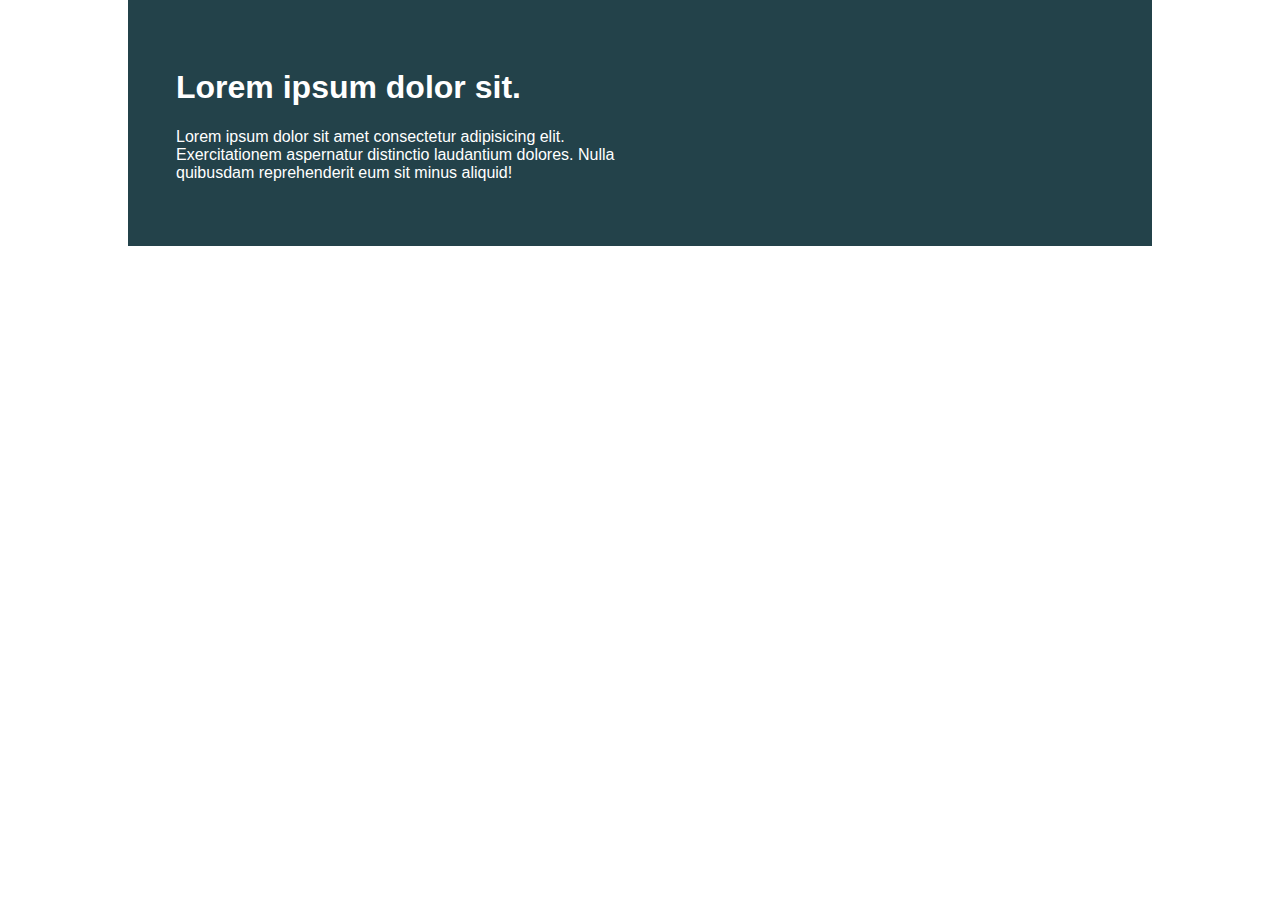
<file: 21day_challenge/challenge-1/index.html>
<!DOCTYPE html>
<html lang="en">

<head>
    <meta charset="UTF-8">
    <meta name="viewport" content="width=device-width, initial-scale=1.0">
    <title>Day 01</title>

    <link rel="stylesheet" href="style.css">
</head>

<body>
    <div class="container">
        <div class="intro-content">
            <h1>Lorem ipsum dolor sit.</h1>
            <p>Lorem ipsum dolor sit amet consectetur adipisicing elit. Exercitationem aspernatur distinctio laudantium
                dolores. Nulla quibusdam reprehenderit eum sit minus aliquid!</p>
        </div>
    </div>
</body>

</html>
</file>
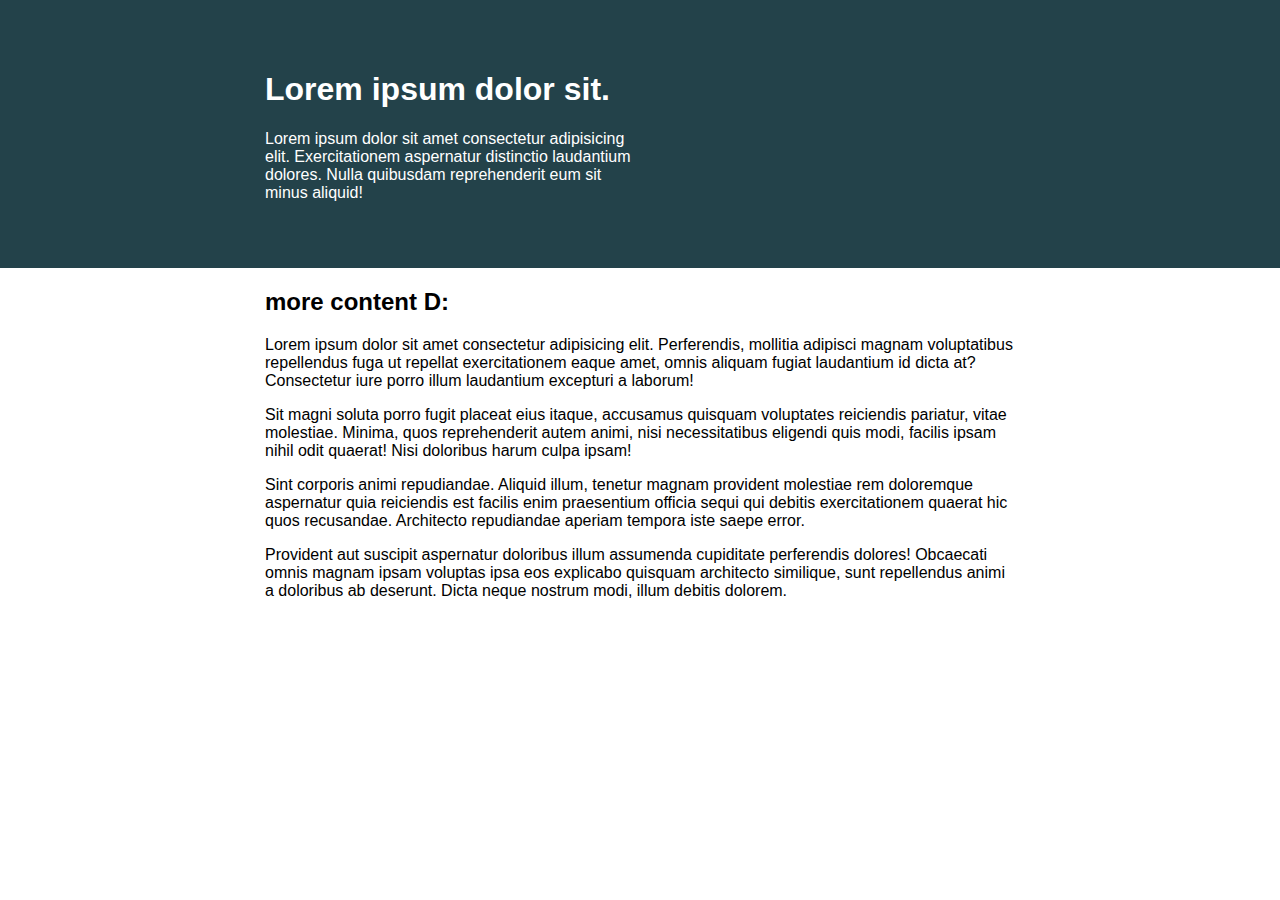
<file: 21day_challenge/challenge-2/index.html>
<!DOCTYPE html>
<html lang="en">
  <head>
    <meta charset="UTF-8" />
    <meta name="viewport" content="width=device-width, initial-scale=1.0" />
    <title>Day 03</title>

    <link rel="stylesheet" href="style.css" />
  </head>
  <body>
    <div class="intro">
      <div class="container">
        <div class="intro-content">
          <h1>Lorem ipsum dolor sit.</h1>
          <p>
            Lorem ipsum dolor sit amet consectetur adipisicing elit.
            Exercitationem aspernatur distinctio laudantium dolores. Nulla
            quibusdam reprehenderit eum sit minus aliquid!
          </p>
        </div>
      </div>
    </div>

    <div class="container">
      <h2>more content D:</h2>
      <p>
        Lorem ipsum dolor sit amet consectetur adipisicing elit. Perferendis,
        mollitia adipisci magnam voluptatibus repellendus fuga ut repellat
        exercitationem eaque amet, omnis aliquam fugiat laudantium id dicta at?
        Consectetur iure porro illum laudantium excepturi a laborum!
      </p>
      <p>
        Sit magni soluta porro fugit placeat eius itaque, accusamus quisquam
        voluptates reiciendis pariatur, vitae molestiae. Minima, quos
        reprehenderit autem animi, nisi necessitatibus eligendi quis modi,
        facilis ipsam nihil odit quaerat! Nisi doloribus harum culpa ipsam!
      </p>
      <p>
        Sint corporis animi repudiandae. Aliquid illum, tenetur magnam provident
        molestiae rem doloremque aspernatur quia reiciendis est facilis enim
        praesentium officia sequi qui debitis exercitationem quaerat hic quos
        recusandae. Architecto repudiandae aperiam tempora iste saepe error.
      </p>
      <p>
        Provident aut suscipit aspernatur doloribus illum assumenda cupiditate
        perferendis dolores! Obcaecati omnis magnam ipsam voluptas ipsa eos
        explicabo quisquam architecto similique, sunt repellendus animi a
        doloribus ab deserunt. Dicta neque nostrum modi, illum debitis dolorem.
      </p>
    </div>
  </body>
</html>
</file>
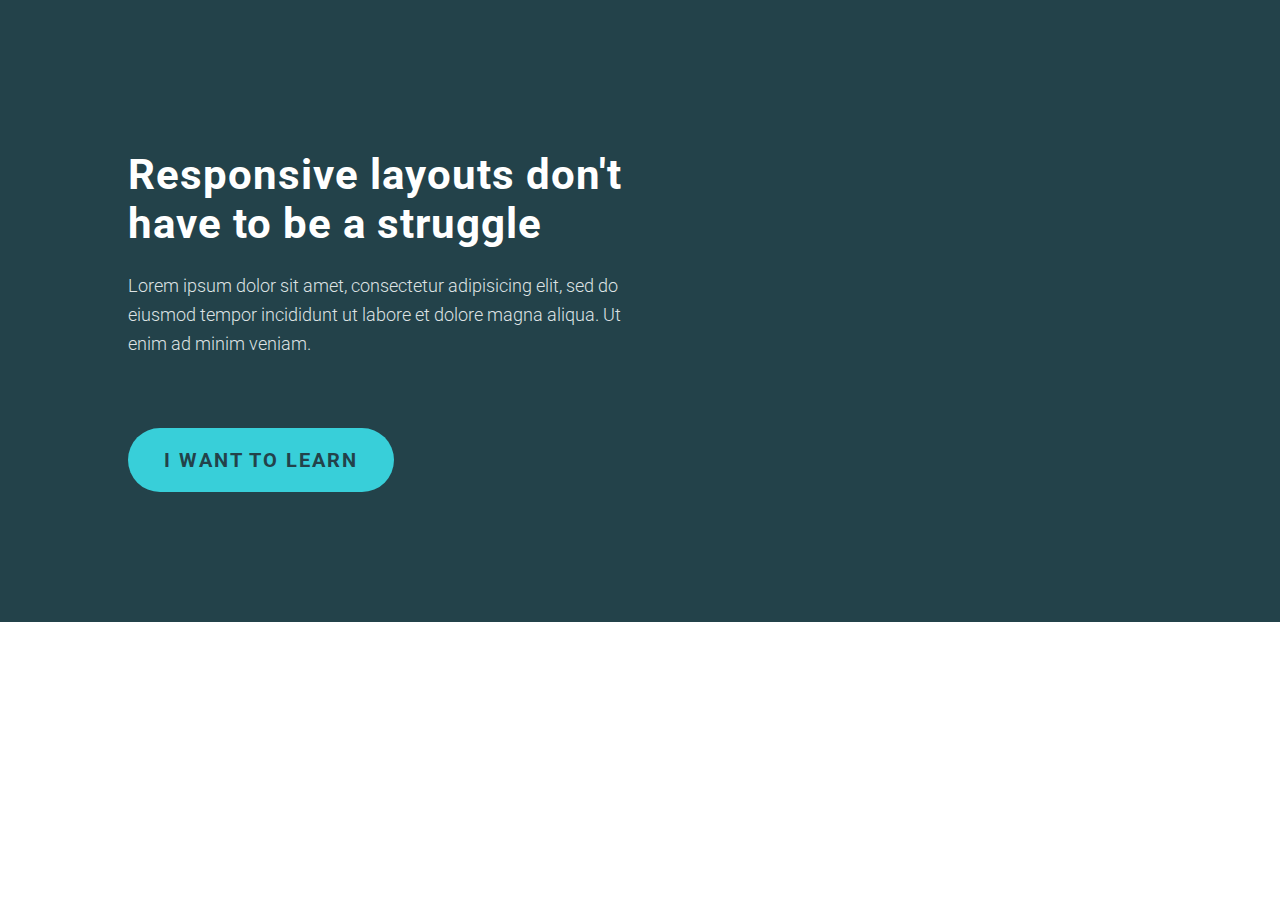
<file: 21day_challenge/challenge-3/index.html>
<!DOCTYPE html>
<html lang="en">
  <head>
    <meta charset="UTF-8" />
    <meta name="viewport" content="width=device-width, initial-scale=1.0" />
    <title>Day 5</title>

    <link
      href="https://fonts.googleapis.com/css2?family=Roboto:wght@300;400;700;900&display=swap"
      rel="stylesheet"
    />
    <link rel="stylesheet" href="./style.css" />
  </head>
  <body>
    <header>
      <div class="container">
        <div class="intro">
          <h1 class="intro__heading">
            Responsive layouts don't have to be a struggle
          </h1>

          <p class="intro__text">
            Lorem ipsum dolor sit amet, consectetur adipisicing elit, sed do
            eiusmod tempor incididunt ut labore et dolore magna aliqua. Ut enim
            ad minim veniam.
          </p>

          <a href="#" class="intro-btn">i want to learn</a>
        </div>
      </div>
    </header>
  </body>
</html>
</file>
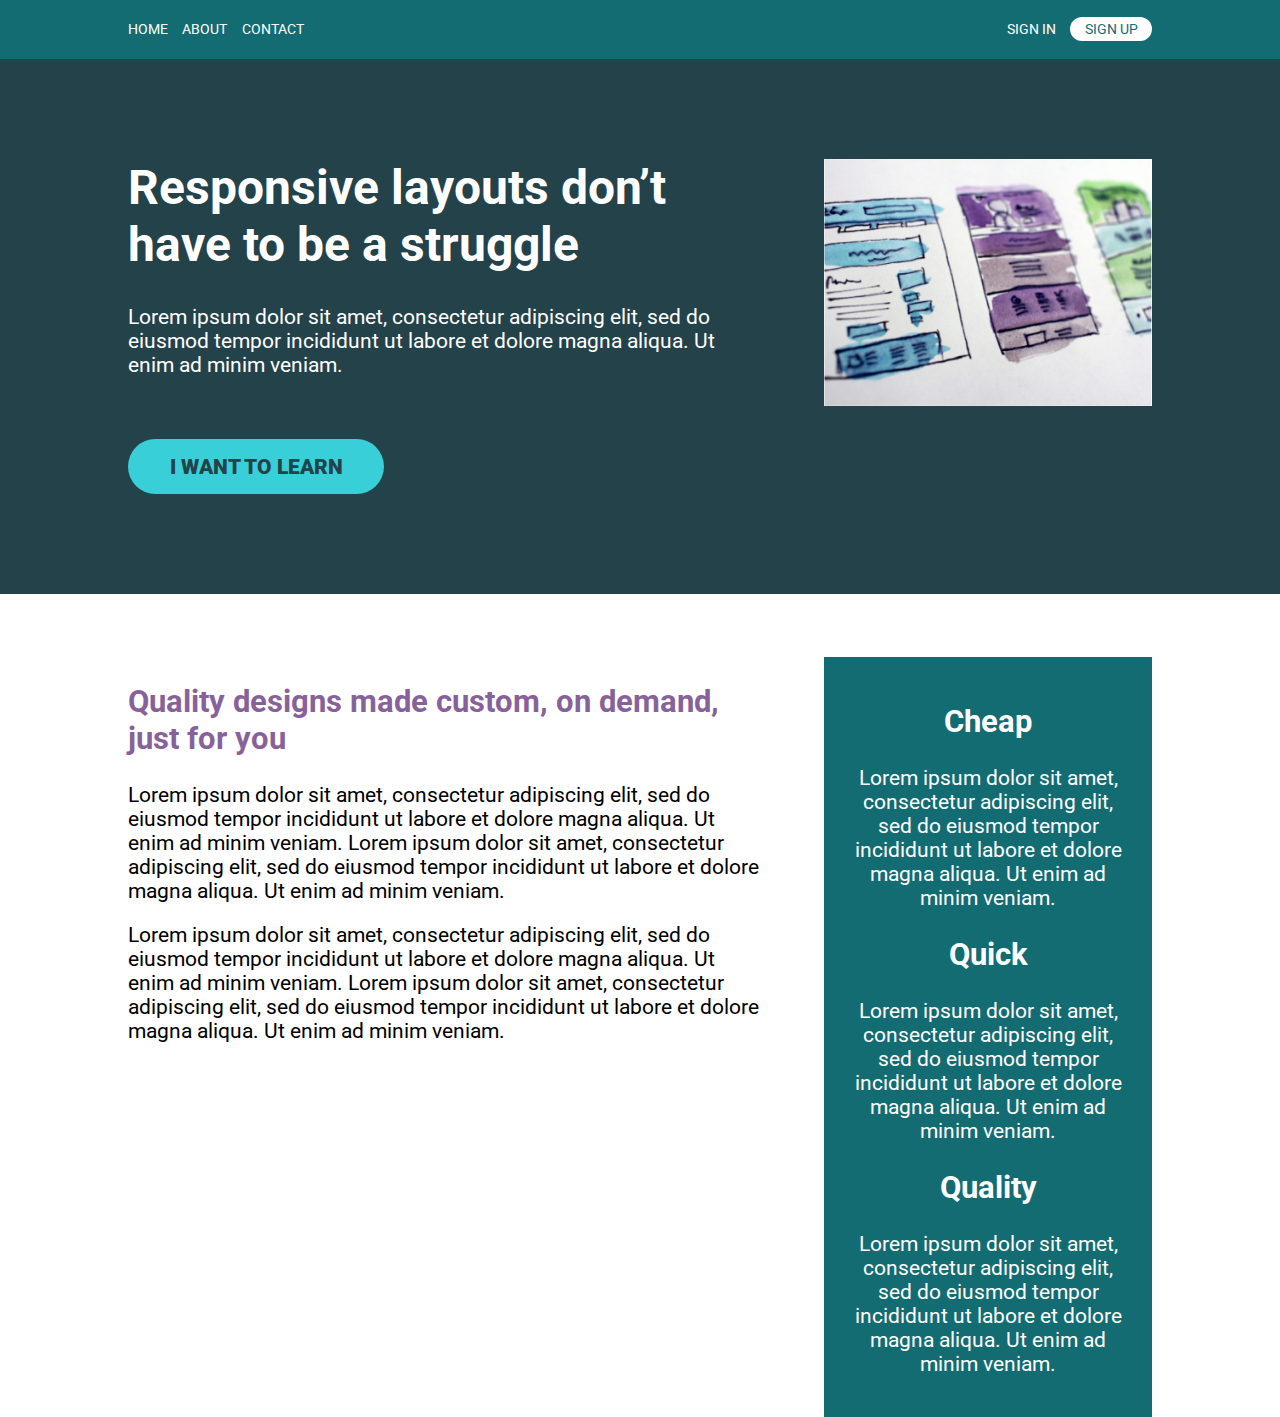
<file: 21day_challenge/Day-13/index.html>
<!DOCTYPE html>
<html lang="en">
  <head>
    <meta charset="UTF-8" />
    <meta name="viewport" content="width=device-width, initial-scale=1.0" />
    <title>Conquering Responsive Layouts</title>
    <link
      href="https://fonts.googleapis.com/css2?family=Roboto:wght@400;900&display=swap"
      rel="stylesheet"
    />
    <link rel="stylesheet" href="style.css" />
  </head>
  <body>
    <header>
      <div class="container">
        <nav class="nav">
          <ul class="nav__list">
            <li class="nav__item"><a href="#" class="nav__link">Home</a></li>
            <li class="nav__item"><a href="#" class="nav__link">About</a></li>
            <li class="nav__item"><a href="#" class="nav__link">Contact</a></li>
          </ul>
          <ul class="nav__list">
            <li class="nav__item"><a href="#" class="nav__link">Sign In</a></li>
            <li class="nav__item">
              <a href="#" class="nav__link nav__link--button">Sign up</a>
            </li>
          </ul>
        </nav>
      </div>
    </header>

    <section class="hero">
      <div class="container row">
        <div class="hero__text">
          <h1>Responsive layouts don’t have to be a struggle</h1>
          <p>
            Lorem ipsum dolor sit amet, consectetur adipiscing elit, sed do
            eiusmod tempor incididunt ut labore et dolore magna aliqua. Ut enim
            ad minim veniam.
          </p>
          <a href="#" class="btn">I want to learn</a>
        </div>
        <img
          src="img/hero-img.jpg"
          alt="UX design sketches"
          class="hero__img"
        />
      </div>
    </section>

    <main class="main container row">
      <section class="primary-content">
        <h2 class="section-title">
          Quality designs made custom, on demand, just for you
        </h2>
        <p>
          Lorem ipsum dolor sit amet, consectetur adipiscing elit, sed do
          eiusmod tempor incididunt ut labore et dolore magna aliqua. Ut enim ad
          minim veniam. Lorem ipsum dolor sit amet, consectetur adipiscing elit,
          sed do eiusmod tempor incididunt ut labore et dolore magna aliqua. Ut
          enim ad minim veniam.
        </p>
        <p>
          Lorem ipsum dolor sit amet, consectetur adipiscing elit, sed do
          eiusmod tempor incididunt ut labore et dolore magna aliqua. Ut enim ad
          minim veniam. Lorem ipsum dolor sit amet, consectetur adipiscing elit,
          sed do eiusmod tempor incididunt ut labore et dolore magna aliqua. Ut
          enim ad minim veniam.
        </p>
      </section>
      <aside class="sidebar">
        <h2 class="sidebar-title">Cheap</h2>
        <p>
          Lorem ipsum dolor sit amet, consectetur adipiscing elit, sed do
          eiusmod tempor incididunt ut labore et dolore magna aliqua. Ut enim ad
          minim veniam.
        </p>

        <h2 class="sidebar-title">Quick</h2>
        <p>
          Lorem ipsum dolor sit amet, consectetur adipiscing elit, sed do
          eiusmod tempor incididunt ut labore et dolore magna aliqua. Ut enim ad
          minim veniam.
        </p>

        <h2 class="sidebar-title">Quality</h2>
        <p>
          Lorem ipsum dolor sit amet, consectetur adipiscing elit, sed do
          eiusmod tempor incididunt ut labore et dolore magna aliqua. Ut enim ad
          minim veniam.
        </p>
      </aside>
    </main>
  </body>
</html>
</file>
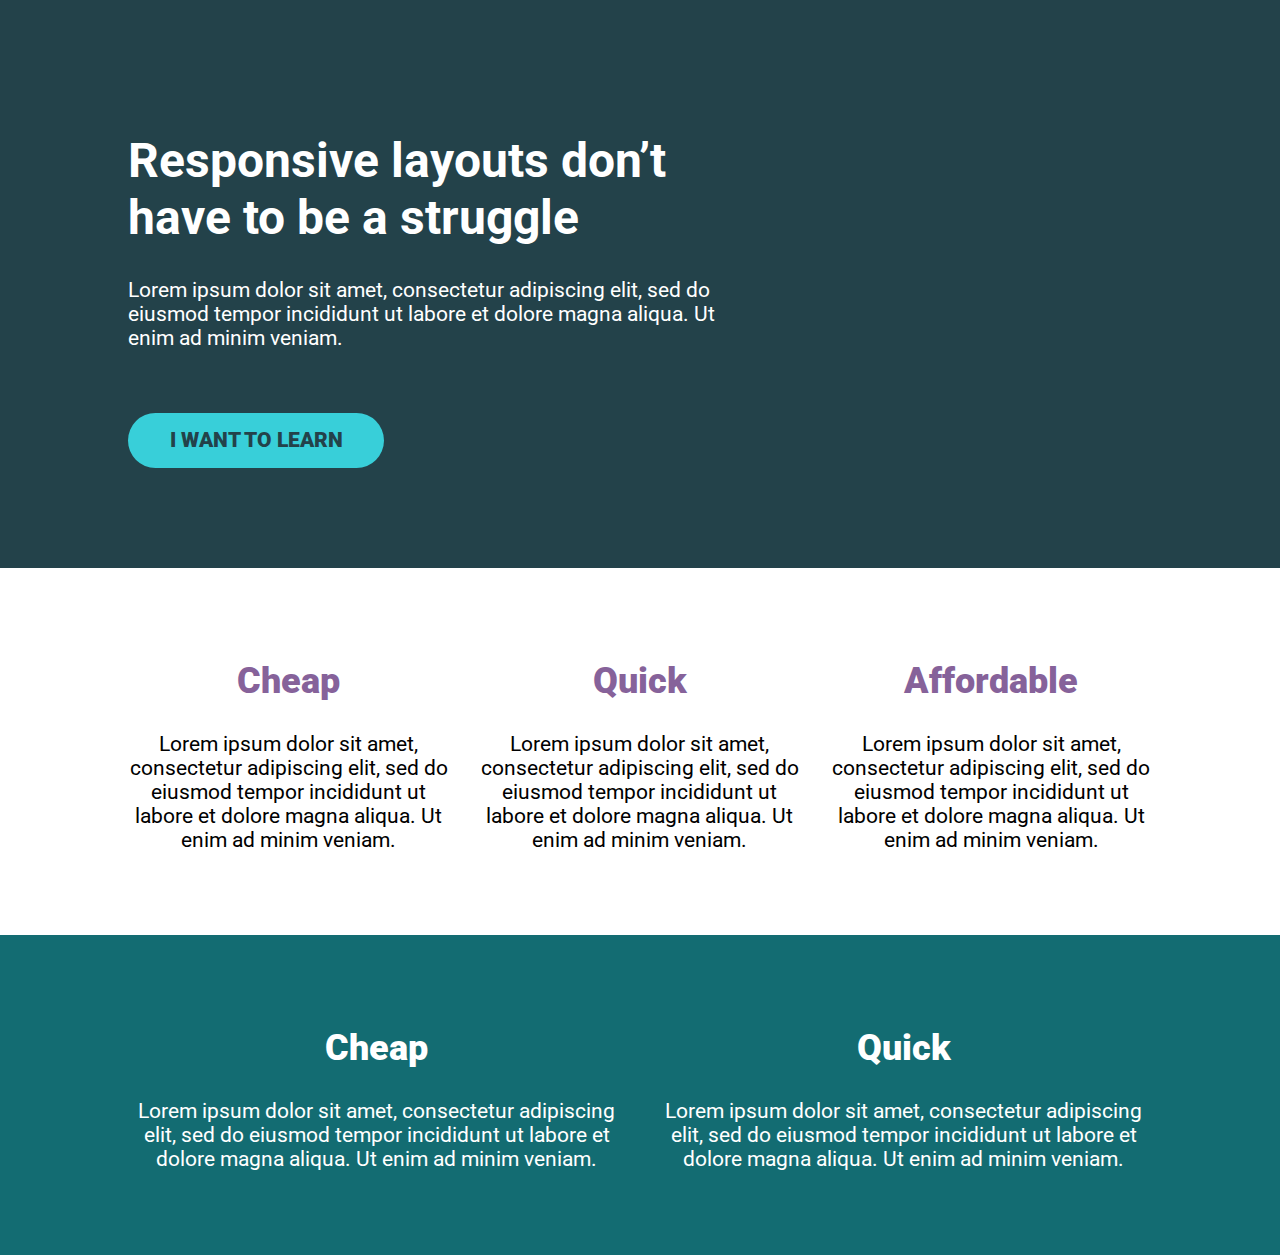
<file: 21day_challenge/Day-8/index.html>
<!DOCTYPE html>
<html lang="en">
  <head>
    <meta charset="UTF-8" />
    <meta name="viewport" content="width=device-width, initial-scale=1.0" />
    <title>Challenge time!</title>
    <link
      href="https://fonts.googleapis.com/css2?family=Roboto:wght@400;900&display=swap"
      rel="stylesheet"
    />
    <link rel="stylesheet" href="style.css" />
  </head>
  <body>
    <div class="hero">
      <div class="container">
        <div class="hero__text">
          <h1>Responsive layouts don’t have to be a struggle</h1>
          <p>
            Lorem ipsum dolor sit amet, consectetur adipiscing elit, sed do
            eiusmod tempor incididunt ut labore et dolore magna aliqua. Ut enim
            ad minim veniam.
          </p>
          <a href="#" class="btn">I want to learn</a>
        </div>
      </div>
    </div>

    <section class="three-col">
      <div class="container">
        <div class="row">
          <div class="col">
            <h2 class="clr-pink">Cheap</h2>
            <p>
              Lorem ipsum dolor sit amet, consectetur adipiscing elit, sed do
              eiusmod tempor incididunt ut labore et dolore magna aliqua. Ut
              enim ad minim veniam.
            </p>
          </div>
          <div class="col">
            <h2 class="clr-pink">Quick</h2>
            <p>
              Lorem ipsum dolor sit amet, consectetur adipiscing elit, sed do
              eiusmod tempor incididunt ut labore et dolore magna aliqua. Ut
              enim ad minim veniam.
            </p>
          </div>
          <div class="col">
            <h2 class="clr-pink">Affordable</h2>
            <p>
              Lorem ipsum dolor sit amet, consectetur adipiscing elit, sed do
              eiusmod tempor incididunt ut labore et dolore magna aliqua. Ut
              enim ad minim veniam.
            </p>
          </div>
        </div>
      </div>
    </section>

    <section class="two-col">
      <div class="container">
        <div class="row">
          <div class="col">
            <h2>Cheap</h2>
            <p>
              Lorem ipsum dolor sit amet, consectetur adipiscing elit, sed do
              eiusmod tempor incididunt ut labore et dolore magna aliqua. Ut
              enim ad minim veniam.
            </p>
          </div>
          <div class="col">
            <h2>Quick</h2>
            <p>
              Lorem ipsum dolor sit amet, consectetur adipiscing elit, sed do
              eiusmod tempor incididunt ut labore et dolore magna aliqua. Ut
              enim ad minim veniam.
            </p>
          </div>
        </div>
      </div>
    </section>
  </body>
</html>
</file>
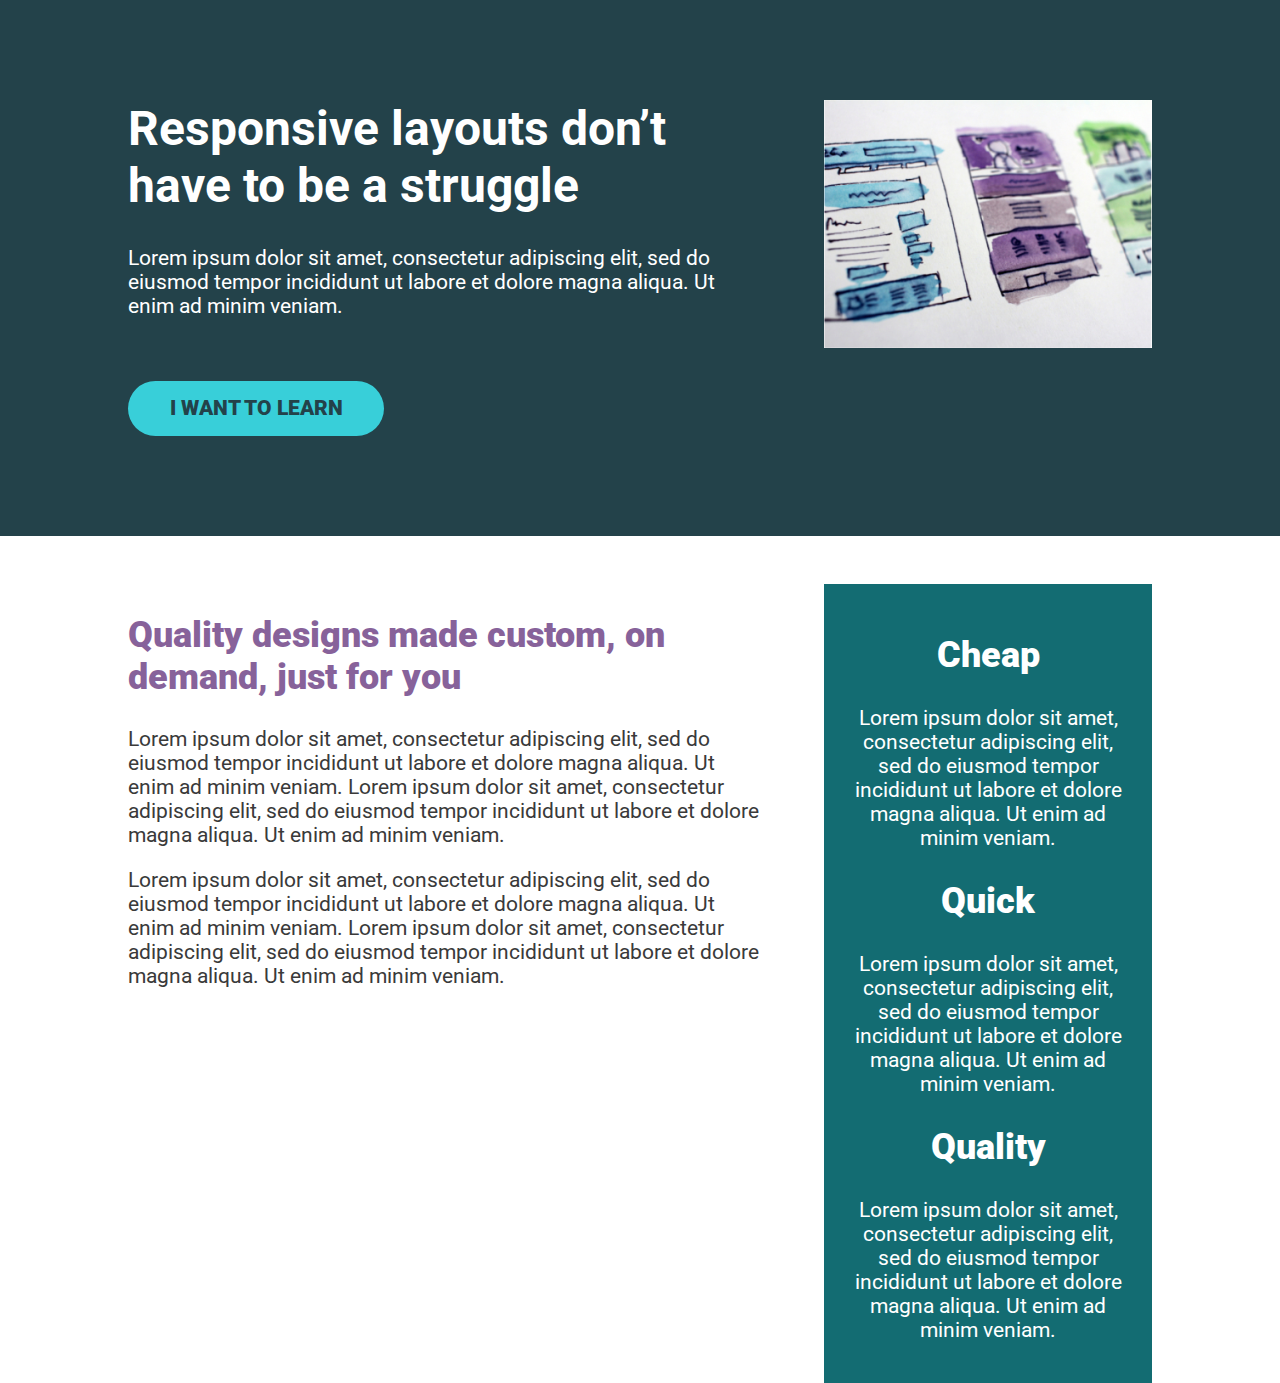
<file: 21day_challenge/Day-9/index.html>
<!DOCTYPE html>
<html lang="en">
  <head>
    <meta charset="UTF-8" />
    <meta name="viewport" content="width=device-width, initial-scale=1.0" />
    <title>Conquering Rsponsive Layouts</title>
    <link
      href="https://fonts.googleapis.com/css2?family=Roboto:wght@400;900&display=swap"
      rel="stylesheet"
    />
    <link rel="stylesheet" href="style.css" />
  </head>
  <body>
    <div class="hero">
      <div class="container row">
        <div class="hero__text">
          <h1>Responsive layouts don’t have to be a struggle</h1>
          <p>
            Lorem ipsum dolor sit amet, consectetur adipiscing elit, sed do
            eiusmod tempor incididunt ut labore et dolore magna aliqua. Ut enim
            ad minim veniam.
          </p>
          <a href="#" class="btn">I want to learn</a>
        </div>
        <img src="./img/hero-img.jpg" alt="hero image" class="hero__img" />
      </div>
    </div>

    <main class="main container row mt-md">
      <section class="primary-content">
        <h2 class="section-title">
          Quality designs made custom, on demand, just for you
        </h2>
        <p>
          Lorem ipsum dolor sit amet, consectetur adipiscing elit, sed do
          eiusmod tempor incididunt ut labore et dolore magna aliqua. Ut enim ad
          minim veniam. Lorem ipsum dolor sit amet, consectetur adipiscing elit,
          sed do eiusmod tempor incididunt ut labore et dolore magna aliqua. Ut
          enim ad minim veniam.
        </p>
        <p>
          Lorem ipsum dolor sit amet, consectetur adipiscing elit, sed do
          eiusmod tempor incididunt ut labore et dolore magna aliqua. Ut enim ad
          minim veniam. Lorem ipsum dolor sit amet, consectetur adipiscing elit,
          sed do eiusmod tempor incididunt ut labore et dolore magna aliqua. Ut
          enim ad minim veniam.
        </p>
      </section>
      <aside class="sidebar txt-center">
        <h2 class="sideber-title">Cheap</h2>
        <p>
          Lorem ipsum dolor sit amet, consectetur adipiscing elit, sed do
          eiusmod tempor incididunt ut labore et dolore magna aliqua. Ut enim ad
          minim veniam.
        </p>
        <h2 class="sideber-title">Quick</h2>
        <p>
          Lorem ipsum dolor sit amet, consectetur adipiscing elit, sed do
          eiusmod tempor incididunt ut labore et dolore magna aliqua. Ut enim ad
          minim veniam.
        </p>
        <h2 class="sideber-title">Quality</h2>
        <p>
          Lorem ipsum dolor sit amet, consectetur adipiscing elit, sed do
          eiusmod tempor incididunt ut labore et dolore magna aliqua. Ut enim ad
          minim veniam.
        </p>
      </aside>
    </main>
  </body>
</html>
</file>
<file: 21day_challenge/challenge-1/style.css>
* {
  box-sizing: border-box;
}

body {
  margin: 0;
  font-family: sans-serif;
}

.container {
  background: #23424a;
  color: white;

  width: 80%;
  margin: 0 auto;

  padding: 3em;
}

.intro-content {
  width: 50%;
}
</file>
<file: 21day_challenge/challenge-2/style.css>
* {
  box-sizing: border-box;
}

body {
  margin: 0;
  font-family: sans-serif;
}

.intro {
  background: #23424a;
  color: white;
  padding: 50px 0;
}

.container {
  width: 80%;
  max-width: 750px;
  margin: 0 auto;
}

.intro-content {
  width: 50%;
}
</file>
<file: 21day_challenge/challenge-3/style.css>
* {
  margin: 0;
  padding: 0;
  box-sizing: border-box;
}

:root {
  --clr-primary: #23424a;
  --clr-secondary: #38cfd9;

  --txt-dark: #dee3e4;
  --txt-white: #ffffff;
}

body {
  font-family: 'Roboto', sans-serif;
}

header {
  background: var(--clr-primary);
  color: white;
  padding: 150px 0;
}

.container {
  width: 80%;
  margin: 0 auto;
}

.intro {
  width: 50%;
}

.intro__heading {
  font-size: 42px;
  font-weight: 700;
  margin-bottom: 24px;
  letter-spacing: 1px;
}

.intro__text {
  font-size: 18px;
  color: var(--txt-dark);
  font-weight: 300;
  margin-bottom: 90px;
  line-height: 1.6;
}

.intro-btn {
  text-decoration: none;
  font-size: 20px;
  font-weight: 700;
  background: var(--clr-secondary);
  color: var(--clr-primary);
  padding: 20px 36px;
  text-transform: uppercase;
  border-radius: 9999px;
  letter-spacing: 2px;
}
</file>
<file: 21day_challenge/Day-13/style.css>
/*
////// For this challenge ///////

- All text is in the text.md file

// Requirements
   1. Get all the navigation items next to one another
   2. Add a space between all the items
*/

*,
*::before,
*::after {
  box-sizing: border-box;
}

body {
  margin: 0;
  font-family: 'Roboto', sans-serif;
  font-size: 1.3rem;
}

img {
  max-width: 100%;
}

h1 {
  font-size: 3rem;
  margin-top: 0;
}

.section-title {
  color: #87629a;
}

.btn {
  display: inline-block;
  text-decoration: none;
  text-transform: uppercase;
  color: #23424a;
  font-weight: 900;
  background-color: #38cfd9;
  padding: 0.75em 2em;
  border-radius: 100px;
}

.btn:hover,
.btn:focus {
  opacity: 0.75;
}

.container {
  width: 80%;
  max-width: 1100px;
  margin: 0 auto;
}

.row {
  display: flex;
  justify-content: space-between;
}

.col {
  /* these are now flex items */
  width: 100%;
}

.col + .col {
  margin-left: 30px;
}

header {
  background: #136c72;
  padding: 1em 0;
}

.nav {
  display: flex;
  justify-content: space-between;
}

.nav__list {
  margin: 0;
  padding: 0;
  list-style: none;
  display: flex;

  font-size: 0.9rem;
}

.nav__link {
  color: #fff;
  text-decoration: none;
  text-transform: uppercase;
}

.nav__item + .nav__item {
  margin-left: 1em;
}

.nav__link--button {
  background: #fff;
  color: #136c72;
  padding: 0.25em 1em;
  border-radius: 10em;
}

.nav__link:hover {
  opacity: 0.75;
}

.hero {
  padding: 100px 0;
  background-color: #23424a;
  color: #fff;
}

.hero__text {
  width: 62%;
}

.hero__img {
  width: 32%;
  align-self: flex-start;
}

.hero p {
  margin-bottom: 3em;
}

.main {
  margin-top: 3em;
}

.primary-content {
  width: 62%;
}

.sidebar {
  width: 32%;
  padding: 1em;
  text-align: center;
  color: #fff;
  background-color: #136c72;
}
</file>
<file: 21day_challenge/Day-8/style.css>
/*
////// For this challenge ///////

- You will have to modify the HTML

- You can add new classes in the HTML
  if you need to

// Requirements
1. The headings in the first row must be
   a different color
2. The two .col at the bottom must go next
   to one another
3. The section at the bottom should have
   a dark background color and a different
   color of text
4. I've removed the "gap" that I created,
   so you'll have to add it back in

   */

*,
*::before,
*::after {
  box-sizing: border-box;
  padding: 0;
}

body {
  margin: 0;
  font-family: 'Roboto', sans-serif;
  font-size: 1.3rem;
}

h1 {
  font-size: 3rem;
}

h2 {
  font-size: 36px;
  font-weight: 900;
}

section {
  padding: 3em 0;
  text-align: center;
}

.container {
  width: 80%;
  max-width: 1100px;
  margin: 0 auto;
}

.row {
  /* display: flex => flex container */
  display: flex;

  /* can't use yet */
  /* gap: 100px; */
}

.col {
  /* these are now flex items */
  width: 100%;
}

.col + .col {
  margin-left: 30px;
}

.hero {
  padding: 100px 0;
  background-color: #23424a;
  color: #fff;
}

.hero__text {
  width: 60%;
}

.hero p {
  margin-bottom: 3em;
}

.btn {
  display: inline-block;
  text-decoration: none;
  text-transform: uppercase;
  color: #23424a;
  font-weight: 900;
  background-color: #38cfd9;
  padding: 0.75em 2em;
  border-radius: 100px;
}

.btn:hover,
.btn:focus {
  opacity: 0.75;
}

.two-col {
  color: white;
  background: #136c72;
}

.clr-pink {
  color: #86629a;
}
</file>
<file: 21day_challenge/Day-9/style.css>
/*
////// For this challenge ///////

- All text is in the text.md file

// Requirements
1. Refer to the design specs for the
   overall layout
2. The image should line up with
   the sidebar in the section
   below

*/

*,
*::before,
*::after {
  box-sizing: border-box;
  padding: 0;
}

body {
  margin: 0;
  font-family: 'Roboto', sans-serif;
  font-size: 1.3rem;
}

img {
  max-width: 100%;
}

h1 {
  font-size: 3rem;
  margin-top: 0;
}

h2 {
  font-size: 36px;
  font-weight: 900;
}

.section-title {
  color: #87629a;
}

.btn {
  display: inline-block;
  text-decoration: none;
  text-transform: uppercase;
  color: #23424a;
  font-weight: 900;
  background-color: #38cfd9;
  padding: 0.75em 2em;
  border-radius: 100px;
}

.btn:hover,
.btn:focus {
  opacity: 0.75;
}

.main {
  padding-top: 3rem;
}

.container {
  width: 80%;
  max-width: 1100px;
  margin: 0 auto;
}

.row {
  /* display: flex => flex container */
  display: flex;
  justify-content: space-between;

  /* can't use yet */
  /* gap: 100px; */
}

.col {
  /* these are now flex items */
  width: 100%;
}

.col + .col {
  margin-left: 30px;
}

.txt-center {
  text-align: center;
}

.hero {
  padding: 100px 0;
  background-color: #23424a;
  color: #fff;
}

.hero__text {
  width: 62%;
}

.hero__img {
  width: 32%;
  align-self: flex-start;
}

.hero p {
  margin-bottom: 3em;
}

.primary-content {
  width: 62%;
  color: #3a3a3a;
}

.sidebar {
  background: #136c72;
  color: white;
  width: 32%;
  padding: 1em;
}
</file>
